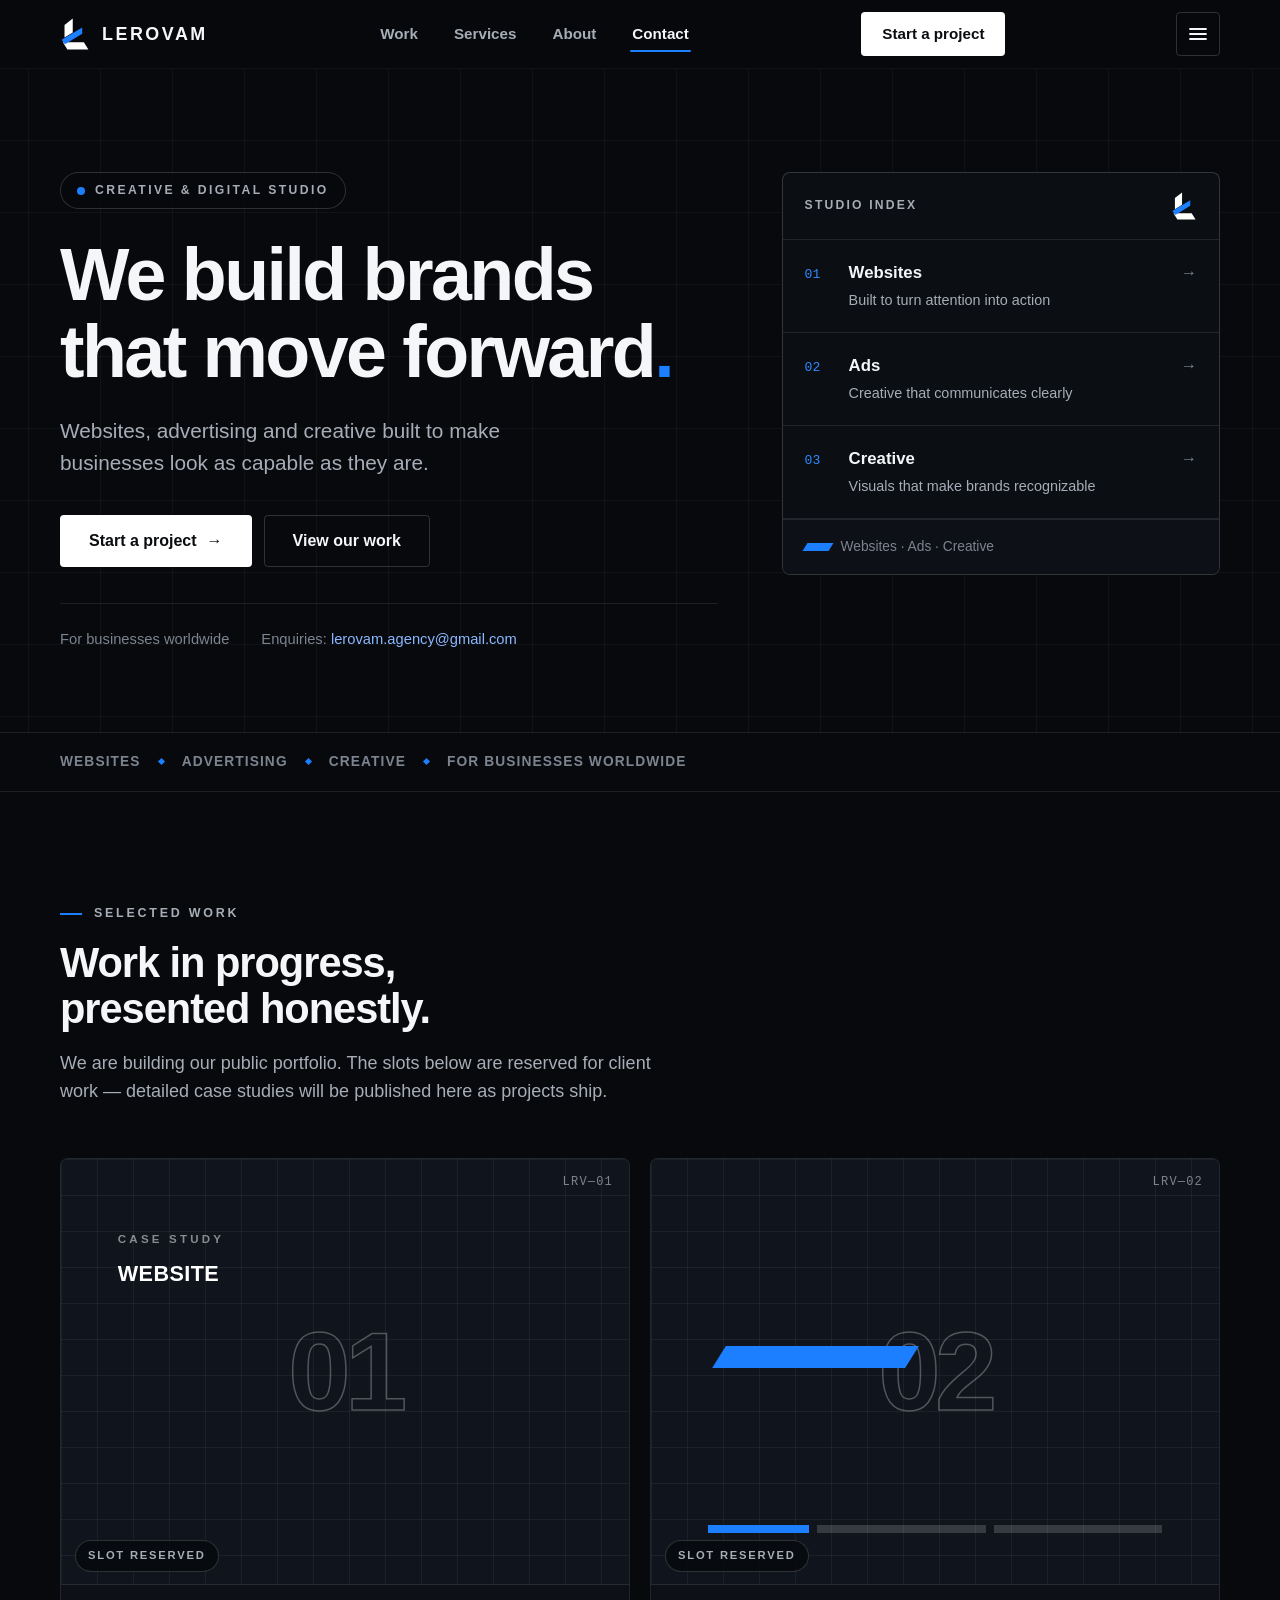
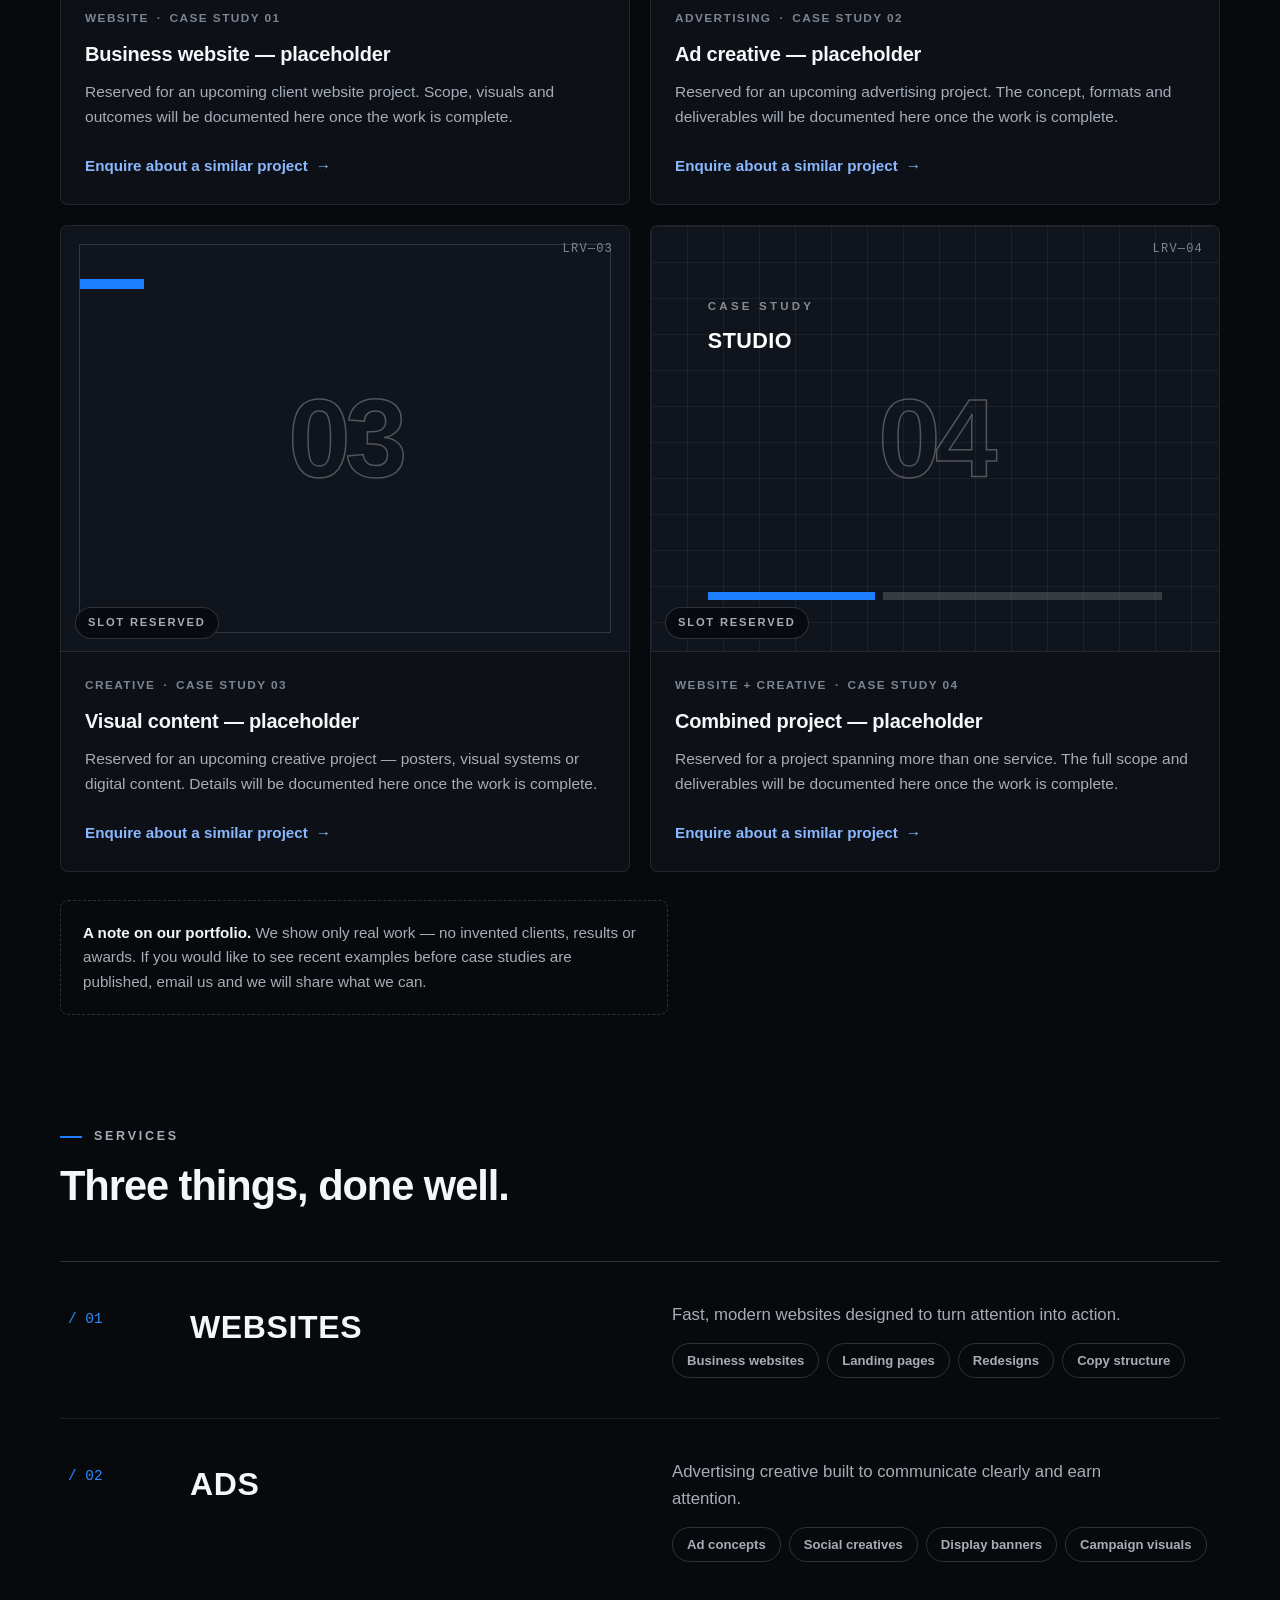
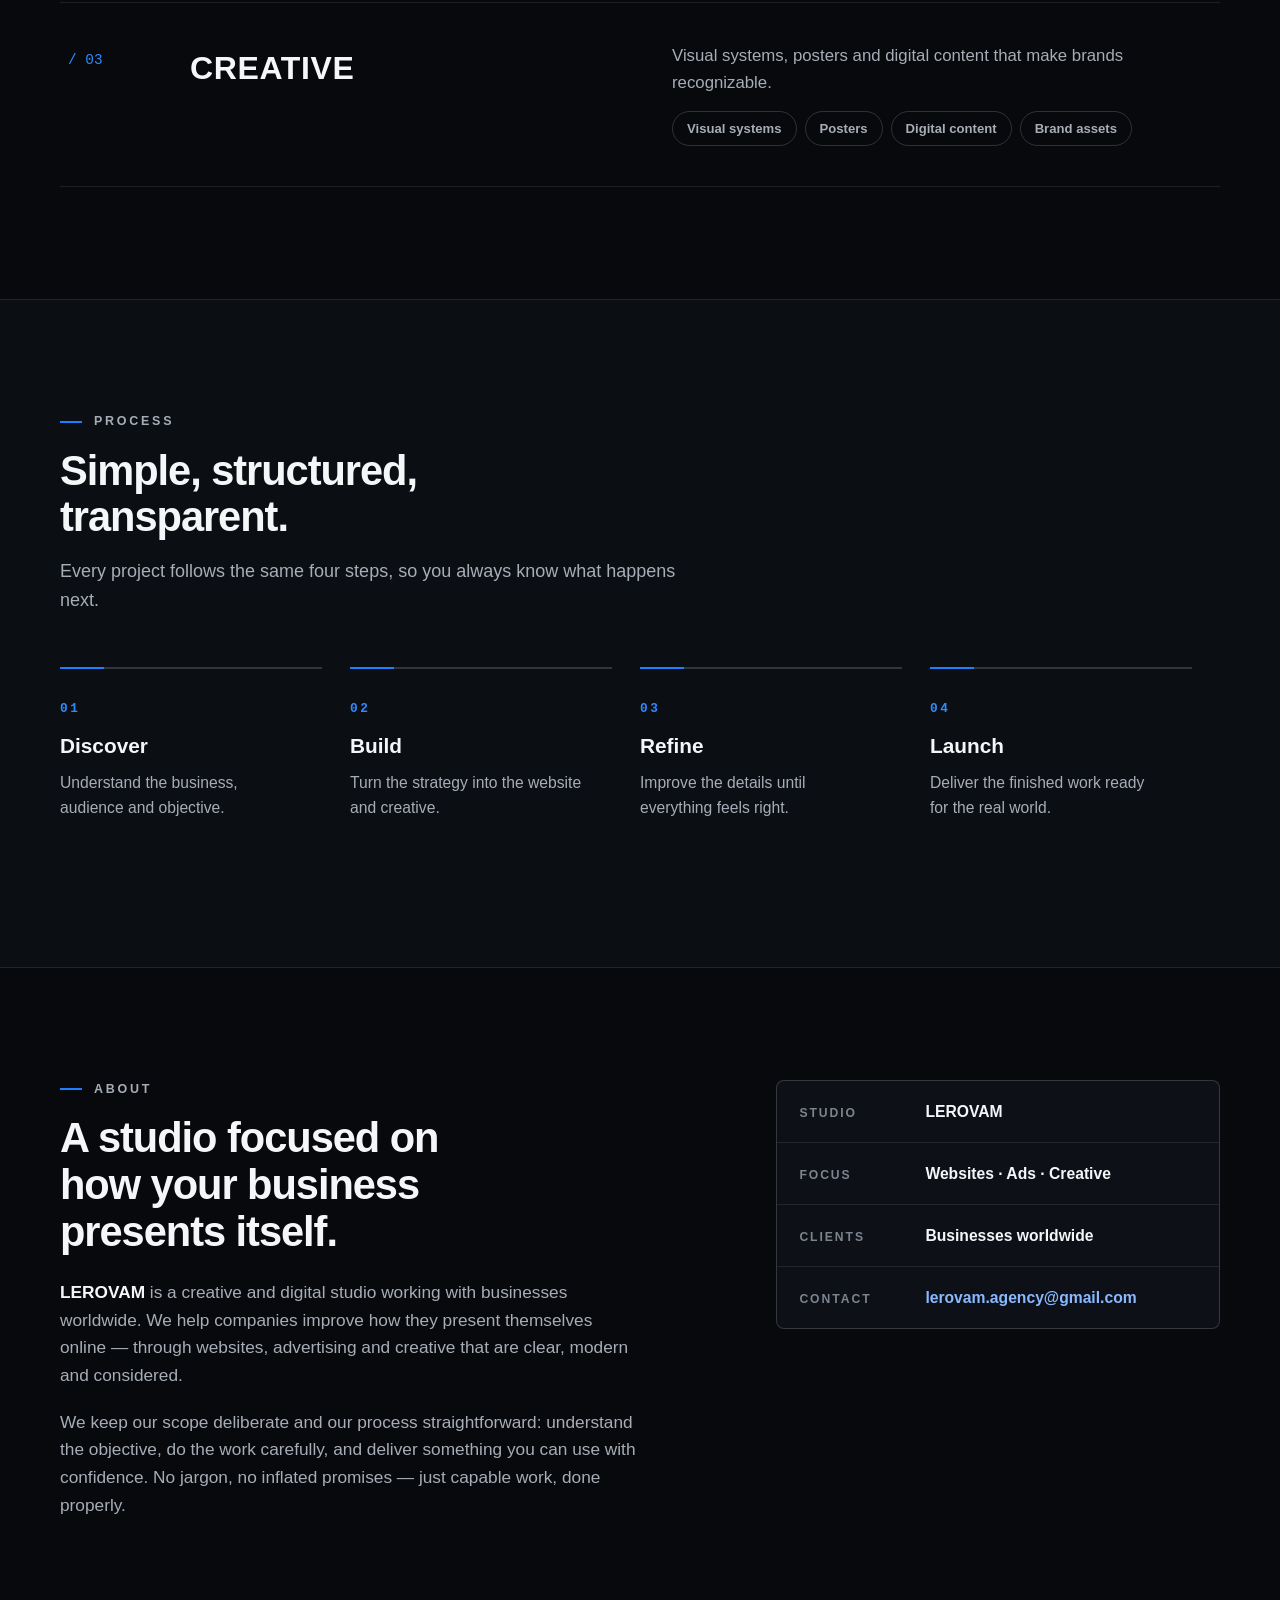
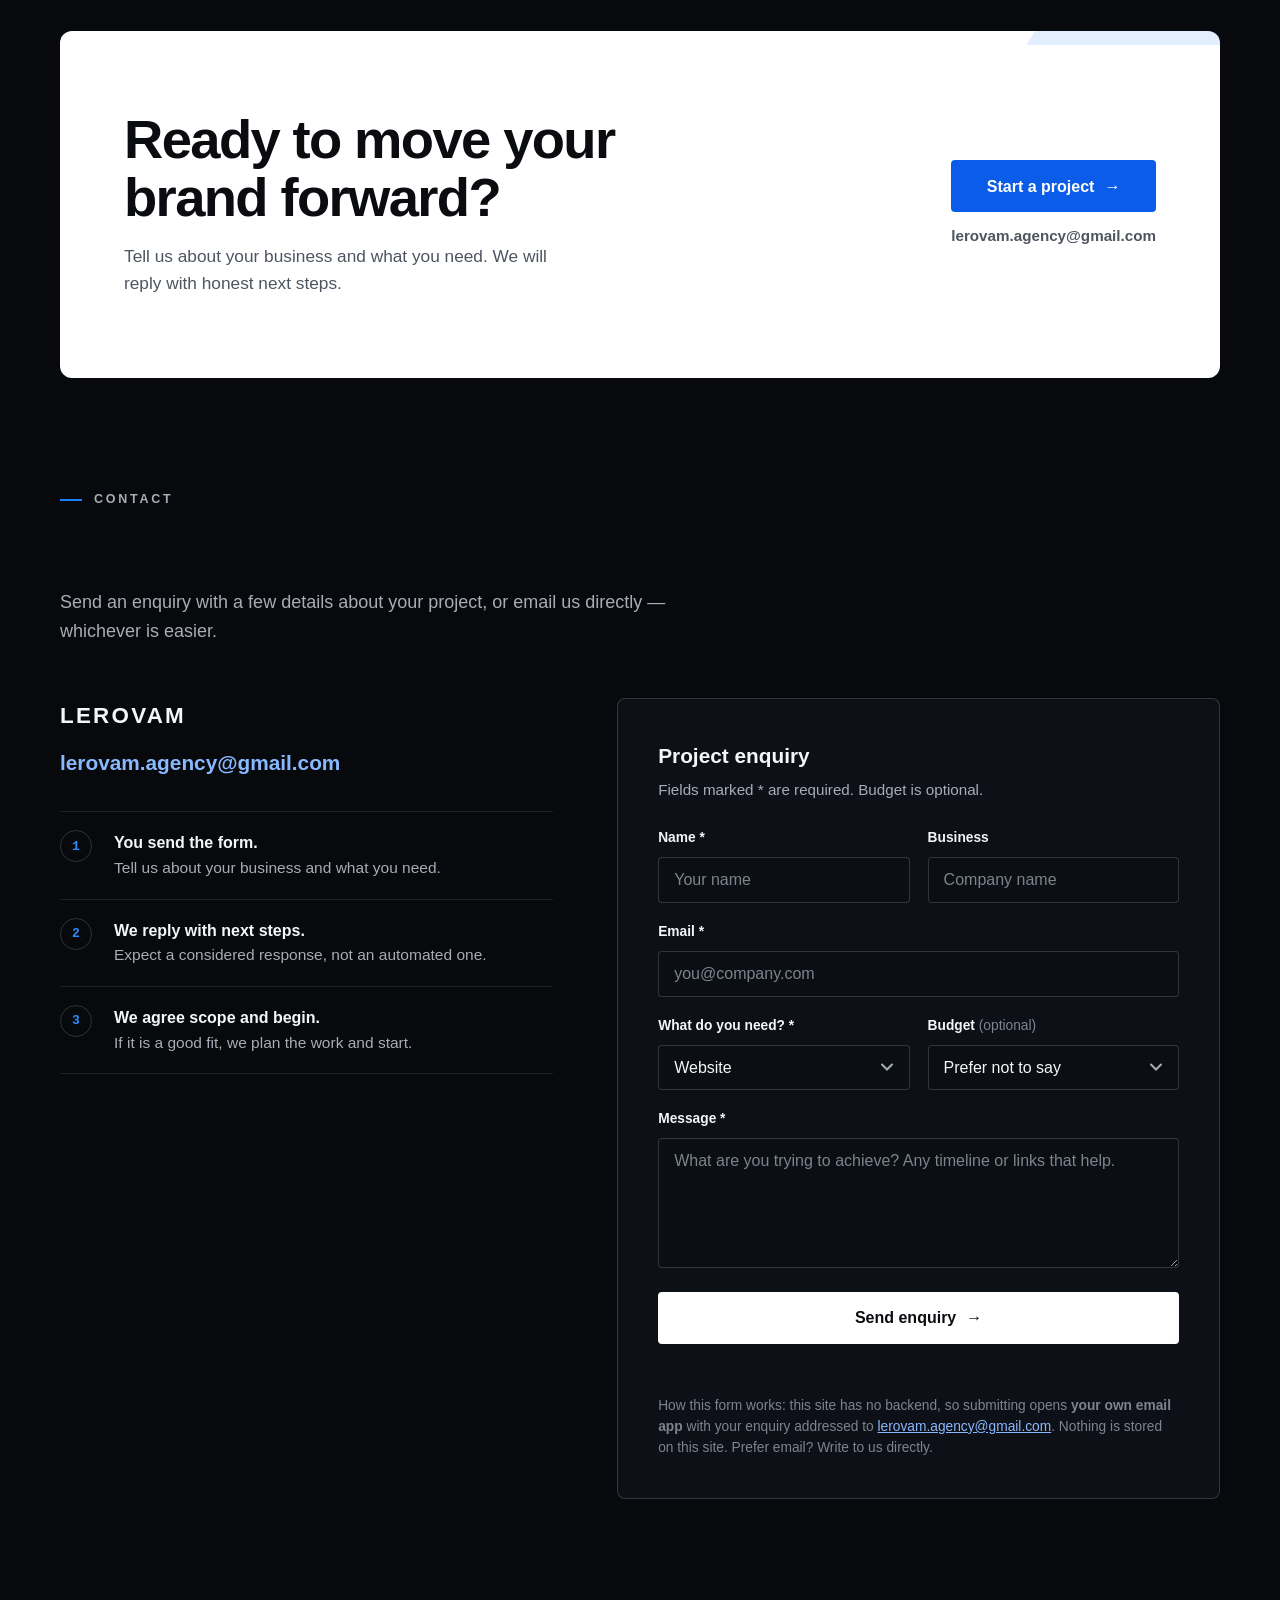
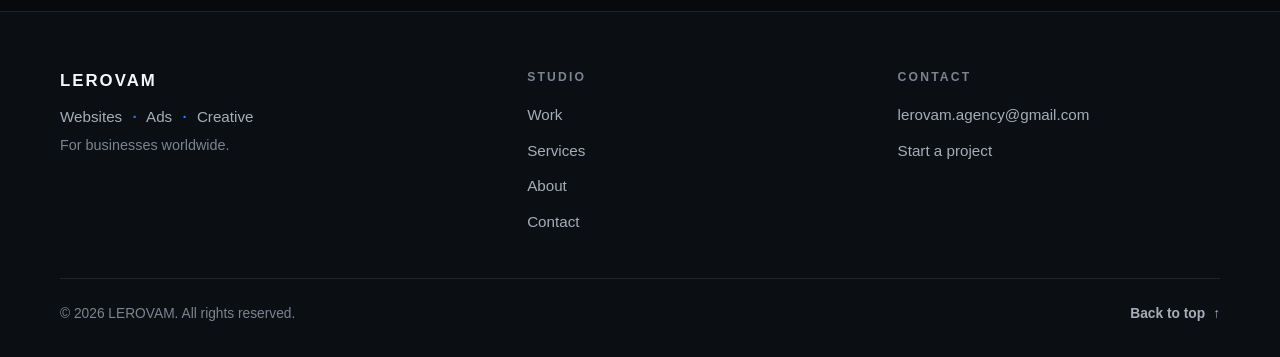
<file: index.html>
<!DOCTYPE html>
<html lang="en">
<head>
  <meta charset="UTF-8">
  <meta name="viewport" content="width=device-width, initial-scale=1.0">
  <title>LEROVAM — Websites, Ads &amp; Creative</title>
  <meta name="description" content="LEROVAM is an international creative and digital studio. We design fast, modern websites, advertising creative and visual content for businesses worldwide.">
  <!-- NOTE: update the domain below (canonical + Open Graph URLs) to the final production domain. -->
  <link rel="canonical" href="https://lerovam.com/">
  <meta name="theme-color" content="#07090c">
  <meta name="author" content="LEROVAM">
  <meta name="robots" content="index, follow">

  <!-- Open Graph -->
  <meta property="og:type" content="website">
  <meta property="og:site_name" content="LEROVAM">
  <meta property="og:title" content="LEROVAM — Websites, Ads &amp; Creative">
  <meta property="og:description" content="We build brands that move forward. Websites, advertising and creative for businesses worldwide.">
  <meta property="og:url" content="https://lerovam.com/">
  <meta property="og:image" content="https://lerovam.com/assets/img/og-cover.png">
  <meta property="og:image:width" content="1200">
  <meta property="og:image:height" content="630">
  <meta property="og:image:alt" content="LEROVAM — We build brands that move forward.">

  <!-- Twitter -->
  <meta name="twitter:card" content="summary_large_image">
  <meta name="twitter:title" content="LEROVAM — Websites, Ads &amp; Creative">
  <meta name="twitter:description" content="We build brands that move forward. Websites, advertising and creative for businesses worldwide.">
  <meta name="twitter:image" content="https://lerovam.com/assets/img/og-cover.png">

  <!-- Favicons -->
  <link rel="icon" type="image/svg+xml" href="./assets/img/favicon.svg">
  <link rel="icon" type="image/png" sizes="32x32" href="./assets/img/favicon-32x32.png">
  <link rel="icon" type="image/png" sizes="16x16" href="./assets/img/favicon-16x16.png">
  <link rel="apple-touch-icon" sizes="180x180" href="./assets/img/apple-touch-icon.png">
  <link rel="manifest" href="./site.webmanifest">

  <link rel="stylesheet" href="./assets/css/styles.css">

  <script type="application/ld+json">
  {
    "@context": "https://schema.org",
    "@type": "ProfessionalService",
    "name": "LEROVAM",
    "slogan": "We build brands that move forward.",
    "description": "International creative and digital studio. Websites, advertising and creative for businesses worldwide.",
    "email": "lerovam.agency@gmail.com",
    "url": "https://lerovam.com/",
    "areaServed": "Worldwide",
    "knowsAbout": ["Web design", "Web development", "Advertising creative", "Brand creative", "Digital content"]
  }
  </script>
</head>
<body>
  <a class="skip-link" href="#main">Skip to content</a>

  <!-- ================= NAVIGATION ================= -->
  <header class="site-header">
    <div class="container header-inner">
      <a class="brand" href="#top" aria-label="LEROVAM — back to top">
        <img class="brand-mark" src="./assets/img/logo-mark.svg" alt="" width="30" height="35" aria-hidden="true">
        <span>LEROVAM</span>
      </a>
      <nav class="nav-desktop" aria-label="Primary">
        <a class="nav-link" href="#work">Work</a>
        <a class="nav-link" href="#services">Services</a>
        <a class="nav-link" href="#about">About</a>
        <a class="nav-link" href="#contact">Contact</a>
      </nav>
      <a class="btn btn-primary btn-sm header-cta" href="#contact">Start a project</a>
      <button class="menu-toggle" type="button" aria-expanded="false" aria-controls="mobile-menu" aria-label="Open menu">
        <svg class="icon-open" width="20" height="20" viewBox="0 0 20 20" fill="none" aria-hidden="true">
          <path d="M2 5h16M2 10h16M2 15h16" stroke="currentColor" stroke-width="1.8" stroke-linecap="round"/>
        </svg>
        <svg class="icon-close" width="20" height="20" viewBox="0 0 20 20" fill="none" aria-hidden="true">
          <path d="M4 4l12 12M16 4L4 16" stroke="currentColor" stroke-width="1.8" stroke-linecap="round"/>
        </svg>
      </button>
    </div>
    <div class="mobile-menu" id="mobile-menu">
      <div class="container">
        <nav aria-label="Mobile">
          <a class="nav-link" href="#work">Work</a>
          <a class="nav-link" href="#services">Services</a>
          <a class="nav-link" href="#about">About</a>
          <a class="nav-link" href="#contact">Contact</a>
        </nav>
        <a class="btn btn-primary" href="#contact">Start a project</a>
      </div>
    </div>
  </header>

  <main id="main">
    <!-- ================= HERO ================= -->
    <section class="hero" id="top" aria-labelledby="hero-title">
      <div class="container hero-grid">
        <div>
          <p class="hero-eyebrow reveal"><span class="dot" aria-hidden="true"></span>Creative &amp; digital studio</p>
          <h1 class="hero-title reveal" id="hero-title" data-delay="1">We build brands that move forward<span class="stop" aria-hidden="true">.</span></h1>
          <p class="hero-sub reveal" data-delay="2">Websites, advertising and creative built to make businesses look as capable as they are.</p>
          <div class="hero-actions reveal" data-delay="3">
            <a class="btn btn-primary" href="#contact">Start a project <span class="arrow" aria-hidden="true">→</span></a>
            <a class="btn btn-ghost" href="#work">View our work</a>
          </div>
          <div class="hero-meta reveal" data-delay="3">
            <span>For businesses worldwide</span>
            <span>Enquiries: <a href="mailto:lerovam.agency@gmail.com">lerovam.agency@gmail.com</a></span>
          </div>
        </div>

        <aside class="studio-index reveal" data-delay="2" aria-label="Studio index">
          <div class="studio-index-head">
            <span>Studio index</span>
            <img class="mark-mini" src="./assets/img/logo-mark.svg" alt="" width="26" height="30" loading="lazy" aria-hidden="true">
          </div>
          <a class="studio-index-row" href="#services">
            <span class="num">01</span>
            <span class="what">Websites<span class="desc">Built to turn attention into action</span></span>
            <span class="go" aria-hidden="true">→</span>
          </a>
          <a class="studio-index-row" href="#services">
            <span class="num">02</span>
            <span class="what">Ads<span class="desc">Creative that communicates clearly</span></span>
            <span class="go" aria-hidden="true">→</span>
          </a>
          <a class="studio-index-row" href="#services">
            <span class="num">03</span>
            <span class="what">Creative<span class="desc">Visuals that make brands recognizable</span></span>
            <span class="go" aria-hidden="true">→</span>
          </a>
          <div class="studio-index-foot">
            <span class="slash" aria-hidden="true"></span>
            <span>Websites · Ads · Creative</span>
          </div>
        </aside>
      </div>
    </section>

    <!-- ================= CAPABILITY STRIP ================= -->
    <div class="strip" aria-label="Capabilities">
      <div class="container strip-inner">
        <span>Websites</span>
        <span>Advertising</span>
        <span>Creative</span>
        <span>For businesses worldwide</span>
      </div>
    </div>

    <!-- ================= SELECTED WORK ================= -->
    <section class="section" id="work" aria-labelledby="work-title">
      <div class="container">
        <div class="section-head">
          <p class="kicker reveal">Selected work</p>
          <h2 class="section-title reveal" id="work-title" data-delay="1">Work in progress, presented honestly.</h2>
          <p class="section-lede reveal" data-delay="2">We are building our public portfolio. The slots below are reserved for client work — detailed case studies will be published here as projects ship.</p>
        </div>

        <div class="work-grid">
          <!--
            CASE STUDY SLOT 01 — how to publish real work here:
            1. Replace the .work-cover contents with the project visual.
            2. Replace the tags, title and description with the real project.
            3. Keep claims factual: no invented results, statistics or testimonials.
          -->
          <article class="work-card reveal">
            <div class="work-cover" role="img" aria-label="Placeholder cover for case study slot 01">
              <div class="cover-grid-lines" aria-hidden="true"></div>
              <span class="cover-numeral" aria-hidden="true">01</span>
              <span class="cover-type" aria-hidden="true">Case study<b>Website</b></span>
              <span class="cover-corner" aria-hidden="true">LRV—01</span>
              <span class="work-status">Slot reserved</span>
            </div>
            <div class="work-body">
              <p class="work-tags"><span>Website</span><span>·</span><span>Case study 01</span></p>
              <h3 class="work-title">Business website — placeholder</h3>
              <p class="work-desc">Reserved for an upcoming client website project. Scope, visuals and outcomes will be documented here once the work is complete.</p>
              <a class="work-link" href="#contact">Enquire about a similar project <span class="arrow" aria-hidden="true">→</span></a>
            </div>
          </article>

          <!-- CASE STUDY SLOT 02 — replace with a real advertising project (see note on slot 01). -->
          <article class="work-card reveal" data-delay="1">
            <div class="work-cover" role="img" aria-label="Placeholder cover for case study slot 02">
              <div class="cover-grid-lines" aria-hidden="true"></div>
              <span class="cover-slash" aria-hidden="true"></span>
              <span class="cover-numeral" aria-hidden="true">02</span>
              <span class="cover-bars" aria-hidden="true"><i></i><i></i><i></i></span>
              <span class="cover-corner" aria-hidden="true">LRV—02</span>
              <span class="work-status">Slot reserved</span>
            </div>
            <div class="work-body">
              <p class="work-tags"><span>Advertising</span><span>·</span><span>Case study 02</span></p>
              <h3 class="work-title">Ad creative — placeholder</h3>
              <p class="work-desc">Reserved for an upcoming advertising project. The concept, formats and deliverables will be documented here once the work is complete.</p>
              <a class="work-link" href="#contact">Enquire about a similar project <span class="arrow" aria-hidden="true">→</span></a>
            </div>
          </article>

          <!-- CASE STUDY SLOT 03 — replace with a real creative / visual-identity project (see note on slot 01). -->
          <article class="work-card reveal" data-delay="1">
            <div class="work-cover" role="img" aria-label="Placeholder cover for case study slot 03">
              <div class="cover-frame" aria-hidden="true"></div>
              <span class="cover-numeral" aria-hidden="true">03</span>
              <span class="cover-corner" aria-hidden="true">LRV—03</span>
              <span class="work-status">Slot reserved</span>
            </div>
            <div class="work-body">
              <p class="work-tags"><span>Creative</span><span>·</span><span>Case study 03</span></p>
              <h3 class="work-title">Visual content — placeholder</h3>
              <p class="work-desc">Reserved for an upcoming creative project — posters, visual systems or digital content. Details will be documented here once the work is complete.</p>
              <a class="work-link" href="#contact">Enquire about a similar project <span class="arrow" aria-hidden="true">→</span></a>
            </div>
          </article>

          <!-- CASE STUDY SLOT 04 — replace with a real combined-scope project (see note on slot 01). -->
          <article class="work-card reveal" data-delay="2">
            <div class="work-cover" role="img" aria-label="Placeholder cover for case study slot 04">
              <div class="cover-grid-lines" aria-hidden="true"></div>
              <span class="cover-type" aria-hidden="true">Case study<b>Studio</b></span>
              <span class="cover-numeral" aria-hidden="true">04</span>
              <span class="cover-bars" aria-hidden="true"><i></i><i></i></span>
              <span class="cover-corner" aria-hidden="true">LRV—04</span>
              <span class="work-status">Slot reserved</span>
            </div>
            <div class="work-body">
              <p class="work-tags"><span>Website + Creative</span><span>·</span><span>Case study 04</span></p>
              <h3 class="work-title">Combined project — placeholder</h3>
              <p class="work-desc">Reserved for a project spanning more than one service. The full scope and deliverables will be documented here once the work is complete.</p>
              <a class="work-link" href="#contact">Enquire about a similar project <span class="arrow" aria-hidden="true">→</span></a>
            </div>
          </article>
        </div>

        <p class="work-note reveal"><strong>A note on our portfolio.</strong> We show only real work — no invented clients, results or awards. If you would like to see recent examples before case studies are published, email us and we will share what we can.</p>
      </div>
    </section>

    <!-- ================= SERVICES ================= -->
    <section class="section" id="services" aria-labelledby="services-title" style="padding-top: 0;">
      <div class="container">
        <div class="section-head">
          <p class="kicker reveal">Services</p>
          <h2 class="section-title reveal" id="services-title" data-delay="1">Three things, done well.</h2>
        </div>

        <div class="services-list">
          <article class="service reveal">
            <p class="service-num">/ 01</p>
            <h3 class="service-name">Websites</h3>
            <div>
              <p class="service-desc">Fast, modern websites designed to turn attention into action.</p>
              <ul class="service-scope" aria-label="Website scope">
                <li>Business websites</li>
                <li>Landing pages</li>
                <li>Redesigns</li>
                <li>Copy structure</li>
              </ul>
            </div>
          </article>

          <article class="service reveal">
            <p class="service-num">/ 02</p>
            <h3 class="service-name">Ads</h3>
            <div>
              <p class="service-desc">Advertising creative built to communicate clearly and earn attention.</p>
              <ul class="service-scope" aria-label="Advertising scope">
                <li>Ad concepts</li>
                <li>Social creatives</li>
                <li>Display banners</li>
                <li>Campaign visuals</li>
              </ul>
            </div>
          </article>

          <article class="service reveal">
            <p class="service-num">/ 03</p>
            <h3 class="service-name">Creative</h3>
            <div>
              <p class="service-desc">Visual systems, posters and digital content that make brands recognizable.</p>
              <ul class="service-scope" aria-label="Creative scope">
                <li>Visual systems</li>
                <li>Posters</li>
                <li>Digital content</li>
                <li>Brand assets</li>
              </ul>
            </div>
          </article>
        </div>
      </div>
    </section>

    <!-- ================= PROCESS ================= -->
    <section class="section process" id="process" aria-labelledby="process-title">
      <div class="container">
        <div class="section-head">
          <p class="kicker reveal">Process</p>
          <h2 class="section-title reveal" id="process-title" data-delay="1">Simple, structured, transparent.</h2>
          <p class="section-lede reveal" data-delay="2">Every project follows the same four steps, so you always know what happens next.</p>
        </div>

        <ol class="process-grid" style="list-style: none; padding: 0; margin: 0;">
          <li class="step reveal">
            <p class="step-num">01</p>
            <h3 class="step-name">Discover</h3>
            <p class="step-desc">Understand the business, audience and objective.</p>
          </li>
          <li class="step reveal" data-delay="1">
            <p class="step-num">02</p>
            <h3 class="step-name">Build</h3>
            <p class="step-desc">Turn the strategy into the website and creative.</p>
          </li>
          <li class="step reveal" data-delay="2">
            <p class="step-num">03</p>
            <h3 class="step-name">Refine</h3>
            <p class="step-desc">Improve the details until everything feels right.</p>
          </li>
          <li class="step reveal" data-delay="3">
            <p class="step-num">04</p>
            <h3 class="step-name">Launch</h3>
            <p class="step-desc">Deliver the finished work ready for the real world.</p>
          </li>
        </ol>
      </div>
    </section>

    <!-- ================= ABOUT ================= -->
    <section class="section" id="about" aria-labelledby="about-title">
      <div class="container about-grid">
        <div>
          <div class="section-head" style="margin-bottom: 0;">
            <p class="kicker reveal">About</p>
            <h2 class="section-title reveal" id="about-title" data-delay="1">A studio focused on how your business presents itself.</h2>
          </div>
          <div class="about-copy reveal" data-delay="2" style="margin-top: 1.5rem;">
            <p><strong>LEROVAM</strong> is a creative and digital studio working with businesses worldwide. We help companies improve how they present themselves online — through websites, advertising and creative that are clear, modern and considered.</p>
            <p>We keep our scope deliberate and our process straightforward: understand the objective, do the work carefully, and deliver something you can use with confidence. No jargon, no inflated promises — just capable work, done properly.</p>
          </div>
        </div>
        <aside class="about-facts reveal" data-delay="2" aria-label="Studio facts">
          <dl>
            <div class="about-fact">
              <dt>Studio</dt>
              <dd>LEROVAM</dd>
            </div>
            <div class="about-fact">
              <dt>Focus</dt>
              <dd>Websites · Ads · Creative</dd>
            </div>
            <div class="about-fact">
              <dt>Clients</dt>
              <dd>Businesses worldwide</dd>
            </div>
            <div class="about-fact">
              <dt>Contact</dt>
              <dd><a href="mailto:lerovam.agency@gmail.com">lerovam.agency@gmail.com</a></dd>
            </div>
          </dl>
        </aside>
      </div>
    </section>

    <!-- ================= CTA ================= -->
    <section class="section" aria-labelledby="cta-title" style="padding-top: 0;">
      <div class="container">
        <div class="cta-panel reveal">
          <div>
            <h2 class="cta-title" id="cta-title">Ready to move your brand forward?</h2>
            <p class="cta-sub">Tell us about your business and what you need. We will reply with honest next steps.</p>
          </div>
          <div class="cta-actions">
            <a class="btn btn-blue" href="#contact">Start a project <span class="arrow" aria-hidden="true">→</span></a>
            <a class="cta-mail" href="mailto:lerovam.agency@gmail.com">lerovam.agency@gmail.com</a>
          </div>
        </div>
      </div>
    </section>

    <!-- ================= CONTACT ================= -->
    <section class="section" id="contact" aria-labelledby="contact-title" style="padding-top: 0;">
      <div class="container">
        <div class="section-head">
          <p class="kicker reveal">Contact</p>
          <h2 class="section-title reveal" id="contact-title" data-delay="1">Start a project.</h2>
          <p class="section-lede reveal" data-delay="2">Send an enquiry with a few details about your project, or email us directly — whichever is easier.</p>
        </div>

        <div class="contact-grid">
          <div class="reveal">
            <p class="contact-brand">LEROVAM</p>
            <a class="contact-mail" href="mailto:lerovam.agency@gmail.com">lerovam.agency@gmail.com</a>
            <ol class="contact-steps">
              <li>
                <span class="n" aria-hidden="true">1</span>
                <p><strong>You send the form.</strong>Tell us about your business and what you need.</p>
              </li>
              <li>
                <span class="n" aria-hidden="true">2</span>
                <p><strong>We reply with next steps.</strong>Expect a considered response, not an automated one.</p>
              </li>
              <li>
                <span class="n" aria-hidden="true">3</span>
                <p><strong>We agree scope and begin.</strong>If it is a good fit, we plan the work and start.</p>
              </li>
            </ol>
          </div>

          <div class="form-card reveal" data-delay="1">
            <h3 class="form-title">Project enquiry</h3>
            <p class="form-sub">Fields marked * are required. Budget is optional.</p>
            <form class="enquiry-form" id="enquiry-form" novalidate>
              <div class="field-row two">
                <div class="field">
                  <label for="enquiry-name">Name *</label>
                  <input type="text" id="enquiry-name" name="name" autocomplete="name" placeholder="Your name" required minlength="2" maxlength="80">
                  <p class="field-error">Please enter your name.</p>
                </div>
                <div class="field">
                  <label for="enquiry-business">Business</label>
                  <input type="text" id="enquiry-business" name="business" autocomplete="organization" placeholder="Company name" maxlength="120">
                </div>
              </div>
              <div class="field">
                <label for="enquiry-email">Email *</label>
                <input type="email" id="enquiry-email" name="email" autocomplete="email" placeholder="you@company.com" required maxlength="160">
                <p class="field-error">Please enter a valid email address.</p>
              </div>
              <div class="field-row two">
                <div class="field">
                  <label for="enquiry-need">What do you need? *</label>
                  <select id="enquiry-need" name="need">
                    <option value="Website" selected>Website</option>
                    <option value="Advertising">Advertising</option>
                    <option value="Creative">Creative</option>
                    <option value="Multiple services">Multiple services</option>
                    <option value="Not sure yet">Not sure yet</option>
                  </select>
                </div>
                <div class="field">
                  <label for="enquiry-budget">Budget <span class="opt">(optional)</span></label>
                  <select id="enquiry-budget" name="budget">
                    <option value="" selected>Prefer not to say</option>
                    <option value="Under $1,000">Under $1,000</option>
                    <option value="$1,000 – $3,000">$1,000 – $3,000</option>
                    <option value="$3,000 – $10,000">$3,000 – $10,000</option>
                    <option value="$10,000+">$10,000+</option>
                  </select>
                </div>
              </div>
              <div class="field">
                <label for="enquiry-message">Message *</label>
                <textarea id="enquiry-message" name="message" placeholder="What are you trying to achieve? Any timeline or links that help." required minlength="10" maxlength="4000"></textarea>
                <p class="field-error">Please add a few words about your project (10+ characters).</p>
              </div>
              <div class="form-foot">
                <button class="btn btn-primary" type="submit">Send enquiry <span class="arrow" aria-hidden="true">→</span></button>
                <p class="form-status" id="form-status" role="status" aria-live="polite"></p>
                <p class="form-note">How this form works: this site has no backend, so submitting opens <strong>your own email app</strong> with your enquiry addressed to <a href="mailto:lerovam.agency@gmail.com">lerovam.agency@gmail.com</a>. Nothing is stored on this site. Prefer email? Write to us directly.</p>
              </div>
            </form>
          </div>
        </div>
      </div>
    </section>
  </main>

  <!-- ================= FOOTER ================= -->
  <footer class="site-footer">
    <div class="container">
      <div class="footer-grid">
        <div>
          <p class="footer-brand">LEROVAM</p>
          <p class="footer-tag">Websites <span class="sep" aria-hidden="true">·</span> Ads <span class="sep" aria-hidden="true">·</span> Creative</p>
          <p class="footer-note">For businesses worldwide.</p>
        </div>
        <nav aria-label="Footer">
          <p class="footer-heading">Studio</p>
          <ul class="footer-links">
            <li><a href="#work">Work</a></li>
            <li><a href="#services">Services</a></li>
            <li><a href="#about">About</a></li>
            <li><a href="#contact">Contact</a></li>
          </ul>
        </nav>
        <div>
          <p class="footer-heading">Contact</p>
          <ul class="footer-links">
            <li><a href="mailto:lerovam.agency@gmail.com">lerovam.agency@gmail.com</a></li>
            <li><a href="#contact">Start a project</a></li>
          </ul>
        </div>
      </div>
      <div class="footer-bottom">
        <p>© <span id="year">2026</span> LEROVAM. All rights reserved.</p>
        <a class="to-top" href="#top">Back to top <span aria-hidden="true">↑</span></a>
      </div>
    </div>
  </footer>

  <script src="./assets/js/main.js" defer></script>
</body>
</html>
</file>
<file: assets/css/styles.css>
/* ============================================================
   LEROVAM — Websites, Ads & Creative
   Minimal, premium, flat. Near-black + white + restrained blue.
   Mobile-first. No frameworks, no external requests.
   ============================================================ */

/* ---------- Tokens ---------- */
:root {
  --bg: #07090c;
  --bg-soft: #0b0e13;
  --card: #0d1117;
  --card-2: #10151d;
  --ink: #f4f6f8;
  --muted: #a7adb7;
  --faint: #7c8490;
  --line: rgba(255, 255, 255, 0.09);
  --line-strong: rgba(255, 255, 255, 0.16);
  --blue: #2e8bff;          /* graphic accent on dark */
  --blue-brand: #1b7fff;    /* logo blue */
  --blue-deep: #0b5de9;     /* solid blue surfaces (buttons) */
  --blue-ink: #8ab8ff;      /* small text links on dark */
  --paper: #ffffff;
  --paper-ink: #0a0c10;
  --paper-muted: #4d5560;
  --radius-s: 4px;
  --radius-m: 8px;
  --font: "Inter", -apple-system, BlinkMacSystemFont, "Segoe UI",
          Roboto, "Helvetica Neue", Arial, sans-serif;
  --mono: ui-monospace, "SF Mono", SFMono-Regular, Menlo,
          Consolas, "Liberation Mono", monospace;
  --header-h: 68px;
  --ease: cubic-bezier(0.22, 0.61, 0.36, 1);
  --max: 1160px;
}

/* ---------- Reset / base ---------- */
*, *::before, *::after { box-sizing: border-box; }

* { margin: 0; }

html {
  scroll-behavior: smooth;
  -webkit-text-size-adjust: 100%;
}

body {
  background: var(--bg);
  color: var(--ink);
  font-family: var(--font);
  font-size: 1rem;
  line-height: 1.6;
  -webkit-font-smoothing: antialiased;
  text-rendering: optimizeLegibility;
  overflow-x: clip;
}

img, svg { display: block; max-width: 100%; }

a { color: inherit; }

::selection { background: var(--blue-brand); color: #fff; }

:focus { outline: none; }
:focus-visible {
  outline: 2px solid var(--blue);
  outline-offset: 3px;
  border-radius: 2px;
}

/* Accessible skip link */
.skip-link {
  position: absolute;
  left: 16px;
  top: -60px;
  z-index: 200;
  background: var(--paper);
  color: var(--paper-ink);
  font-weight: 600;
  font-size: 0.9rem;
  padding: 10px 18px;
  border-radius: var(--radius-s);
  text-decoration: none;
  transition: top 0.2s var(--ease);
}
.skip-link:focus { top: 12px; }

/* ---------- Layout helpers ---------- */
.container {
  width: min(var(--max), 100% - 40px);
  margin-inline: auto;
}
@media (min-width: 640px) {
  .container { width: min(var(--max), 100% - 64px); }
}

.section { padding-block: clamp(4rem, 9vw, 7rem); }
section { scroll-margin-top: calc(var(--header-h) + 24px); }

/* Section heading pattern: kicker + title + rule */
.section-head { margin-bottom: clamp(2rem, 5vw, 3.25rem); }
.kicker {
  display: flex;
  align-items: center;
  gap: 12px;
  font-size: 0.78rem;
  font-weight: 700;
  letter-spacing: 0.22em;
  text-transform: uppercase;
  color: var(--muted);
  margin-bottom: 1rem;
}
.kicker::before {
  content: "";
  width: 22px;
  height: 2px;
  background: var(--blue-brand);
  flex: none;
}
.section-title {
  font-size: clamp(1.75rem, 4.4vw, 2.6rem);
  line-height: 1.12;
  letter-spacing: -0.025em;
  font-weight: 700;
  text-wrap: balance;
  max-width: 22ch;
}
.section-lede {
  margin-top: 1rem;
  color: var(--muted);
  font-size: clamp(1rem, 1.6vw, 1.125rem);
  max-width: 62ch;
}

/* ---------- Buttons ---------- */
.btn {
  display: inline-flex;
  align-items: center;
  justify-content: center;
  gap: 10px;
  min-height: 52px;
  padding: 14px 28px;
  border-radius: var(--radius-s);
  font-weight: 650;
  font-size: 1rem;
  line-height: 1.2;
  text-decoration: none;
  border: 1px solid transparent;
  cursor: pointer;
  font-family: inherit;
  transition: background-color 0.18s var(--ease),
              border-color 0.18s var(--ease),
              color 0.18s var(--ease),
              transform 0.18s var(--ease);
  white-space: nowrap;
}
.btn-primary { background: var(--paper); color: var(--paper-ink); }
.btn-primary:hover { background: #dbe4ee; transform: translateY(-1px); }
.btn-primary:active { transform: translateY(0); }

.btn-ghost {
  background: transparent;
  color: var(--ink);
  border-color: var(--line-strong);
}
.btn-ghost:hover { border-color: var(--blue); color: #fff; transform: translateY(-1px); }

.btn-blue { background: var(--blue-deep); color: #fff; }
.btn-blue:hover { background: #044fc4; transform: translateY(-1px); }

.btn-sm { min-height: 44px; padding: 10px 20px; font-size: 0.95rem; }

.btn .arrow { transition: transform 0.18s var(--ease); }
.btn:hover .arrow { transform: translateX(3px); }

/* ---------- Header / navigation ---------- */
.site-header {
  position: sticky;
  top: 0;
  z-index: 100;
  height: var(--header-h);
  background: rgba(7, 9, 12, 0.82);
  -webkit-backdrop-filter: blur(12px);
  backdrop-filter: blur(12px);
  border-bottom: 1px solid transparent;
  transition: border-color 0.25s var(--ease);
}
.site-header.is-scrolled { border-bottom-color: var(--line); }

.header-inner {
  height: var(--header-h);
  display: flex;
  align-items: center;
  justify-content: space-between;
  gap: 16px;
}

.brand {
  display: inline-flex;
  align-items: center;
  gap: 12px;
  text-decoration: none;
  font-weight: 800;
  font-size: 1.12rem;
  letter-spacing: 0.14em;
}
.brand-mark { width: 30px; height: auto; flex: none; }

.nav-desktop { display: none; }
.header-cta { display: none; }

.nav-link {
  position: relative;
  text-decoration: none;
  font-size: 0.95rem;
  font-weight: 550;
  color: var(--muted);
  padding: 8px 2px;
  transition: color 0.18s var(--ease);
}
.nav-link:hover { color: var(--ink); }
.nav-link.is-active { color: var(--ink); }
.nav-link.is-active::after {
  content: "";
  position: absolute;
  left: 0; right: 0; bottom: 2px;
  height: 2px;
  background: var(--blue-brand);
  border-radius: 1px;
}

@media (min-width: 900px) {
  .nav-desktop { display: flex; align-items: center; gap: 32px; }
  .header-cta { display: inline-flex; }
  .menu-toggle { display: none; }
}

/* Mobile menu */
.menu-toggle {
  display: inline-flex;
  align-items: center;
  justify-content: center;
  width: 44px;
  height: 44px;
  background: transparent;
  border: 1px solid var(--line-strong);
  border-radius: var(--radius-s);
  cursor: pointer;
  color: var(--ink);
}
.menu-toggle:hover { border-color: var(--blue); }
.menu-toggle .icon-close { display: none; }
.menu-toggle[aria-expanded="true"] .icon-open { display: none; }
.menu-toggle[aria-expanded="true"] .icon-close { display: block; }

.mobile-menu {
  display: none;
  position: absolute;
  top: var(--header-h);
  left: 0;
  right: 0;
  border-bottom: 1px solid var(--line);
  background: var(--bg);
  padding: 8px 0 20px;
  max-height: calc(100vh - var(--header-h));
  overflow-y: auto;
}
.mobile-menu.is-open { display: block; }
.mobile-menu nav {
  display: flex;
  flex-direction: column;
  gap: 4px;
}
.mobile-menu .nav-link {
  font-size: 1.1rem;
  padding: 12px 4px;
  border-bottom: 1px solid var(--line);
}
.mobile-menu .nav-link:last-of-type { border-bottom: 0; }
.mobile-menu .btn { margin-top: 16px; width: 100%; }

/* ---------- Hero ---------- */
.hero {
  position: relative;
  padding-block: clamp(3.5rem, 9vw, 6.5rem) clamp(3rem, 7vw, 5rem);
  border-bottom: 1px solid var(--line);
  /* Flat hairline grid backdrop — no gradients-as-decoration beyond this faint grid */
  background-image:
    linear-gradient(rgba(255, 255, 255, 0.035) 1px, transparent 1px),
    linear-gradient(90deg, rgba(255, 255, 255, 0.035) 1px, transparent 1px);
  background-size: 72px 72px;
  background-position: center top;
}
.hero-grid {
  display: grid;
  gap: 48px;
}
@media (min-width: 1024px) {
  .hero-grid {
    grid-template-columns: 1.35fr 0.9fr;
    gap: 64px;
    align-items: start;
  }
}

.hero-eyebrow {
  display: inline-flex;
  align-items: center;
  gap: 10px;
  font-size: 0.76rem;
  font-weight: 700;
  letter-spacing: 0.2em;
  text-transform: uppercase;
  color: var(--muted);
  border: 1px solid var(--line-strong);
  border-radius: 999px;
  padding: 8px 16px;
  margin-bottom: 28px;
  background: rgba(7, 9, 12, 0.7);
}
.hero-eyebrow .dot {
  width: 8px;
  height: 8px;
  border-radius: 50%;
  background: var(--blue-brand);
  flex: none;
}

.hero-title {
  font-size: clamp(2.55rem, 7.2vw, 4.6rem);
  line-height: 1.04;
  letter-spacing: -0.035em;
  font-weight: 750;
  text-wrap: balance;
}
.hero-title .stop { color: var(--blue-brand); }

.hero-sub {
  margin-top: 24px;
  color: var(--muted);
  font-size: clamp(1.05rem, 2vw, 1.3rem);
  line-height: 1.55;
  max-width: 46ch;
  text-wrap: pretty;
}

.hero-actions {
  margin-top: 36px;
  display: flex;
  flex-direction: column;
  gap: 12px;
}
@media (min-width: 480px) {
  .hero-actions { flex-direction: row; flex-wrap: wrap; }
}
@media (max-width: 479px) {
  .hero-actions .btn { width: 100%; }
}

.hero-meta {
  margin-top: 36px;
  padding-top: 24px;
  border-top: 1px solid var(--line);
  display: flex;
  flex-wrap: wrap;
  gap: 12px 32px;
  font-size: 0.92rem;
  color: var(--faint);
}
.hero-meta a { color: var(--blue-ink); text-decoration: none; }
.hero-meta a:hover { text-decoration: underline; }

/* Hero side panel — flat "studio index" composition */
.studio-index {
  border: 1px solid var(--line-strong);
  border-radius: var(--radius-m);
  background: var(--bg-soft);
  overflow: hidden;
}
.studio-index-head {
  display: flex;
  align-items: center;
  justify-content: space-between;
  gap: 12px;
  padding: 18px 22px;
  border-bottom: 1px solid var(--line);
  font-size: 0.76rem;
  font-weight: 700;
  letter-spacing: 0.18em;
  text-transform: uppercase;
  color: var(--muted);
}
.studio-index-head .mark-mini { width: 26px; height: auto; }
.studio-index-row {
  display: flex;
  align-items: baseline;
  gap: 16px;
  padding: 20px 22px;
  border-bottom: 1px solid var(--line);
  text-decoration: none;
}
.studio-index-row:last-child { border-bottom: 0; }
a.studio-index-row { transition: background-color 0.18s var(--ease); }
a.studio-index-row:hover { background: var(--card-2); }
.studio-index-row .num {
  font-family: var(--mono);
  font-size: 0.82rem;
  color: var(--blue);
  flex: none;
  min-width: 28px;
}
.studio-index-row .what { font-weight: 650; font-size: 1.05rem; }
.studio-index-row .desc {
  display: block;
  font-weight: 400;
  font-size: 0.9rem;
  color: var(--muted);
  margin-top: 2px;
}
.studio-index-row .go {
  margin-left: auto;
  color: var(--faint);
  flex: none;
  transition: transform 0.18s var(--ease), color 0.18s var(--ease);
}
a.studio-index-row:hover .go { transform: translateX(4px); color: var(--blue); }
.studio-index-foot {
  padding: 16px 22px;
  background: var(--card);
  border-top: 1px solid var(--line);
  font-size: 0.86rem;
  color: var(--faint);
  display: flex;
  align-items: center;
  gap: 10px;
}
.studio-index-foot .slash {
  width: 26px;
  height: 8px;
  background: var(--blue-brand);
  transform: skewX(-32deg);
  flex: none;
}

/* Capability strip */
.strip {
  border-bottom: 1px solid var(--line);
  background: var(--bg);
}
.strip-inner {
  display: flex;
  flex-wrap: wrap;
  gap: 8px 0;
  padding-block: 18px;
  font-size: 0.86rem;
  letter-spacing: 0.08em;
  text-transform: uppercase;
  color: var(--faint);
  font-weight: 600;
}
.strip-inner span {
  display: inline-flex;
  align-items: center;
}
.strip-inner span + span::before {
  content: "";
  width: 5px;
  height: 5px;
  background: var(--blue-brand);
  transform: rotate(45deg);
  margin-inline: 18px;
  flex: none;
}

/* ---------- Work ---------- */
.work-grid {
  display: grid;
  gap: 20px;
}
@media (min-width: 700px) {
  .work-grid { grid-template-columns: 1fr 1fr; }
}

.work-card {
  border: 1px solid var(--line);
  border-radius: var(--radius-m);
  background: var(--card);
  overflow: hidden;
  display: flex;
  flex-direction: column;
  transition: border-color 0.2s var(--ease), transform 0.2s var(--ease);
}
.work-card:hover { border-color: var(--line-strong); transform: translateY(-3px); }

.work-cover {
  position: relative;
  aspect-ratio: 4 / 3;
  background: var(--card-2);
  border-bottom: 1px solid var(--line);
  overflow: hidden;
  display: flex;
  align-items: center;
  justify-content: center;
}
/* Flat, CSS-only cover compositions (no imagery needed) */
.cover-grid-lines {
  position: absolute; inset: 0;
  background-image:
    linear-gradient(rgba(255,255,255,0.05) 1px, transparent 1px),
    linear-gradient(90deg, rgba(255,255,255,0.05) 1px, transparent 1px);
  background-size: 36px 36px;
}
.cover-numeral {
  font-size: clamp(4.5rem, 10vw, 7rem);
  font-weight: 800;
  letter-spacing: -0.05em;
  color: transparent;
  -webkit-text-stroke: 1.5px rgba(255,255,255,0.28);
  line-height: 1;
  user-select: none;
}
.cover-slash {
  position: absolute;
  width: 34%;
  height: 22px;
  background: var(--blue-brand);
  transform: skewX(-32deg);
  left: 12%;
  top: 44%;
}
.cover-bars { position: absolute; inset: auto 10% 12% 10%; display: flex; gap: 8px; }
.cover-bars i { display: block; height: 8px; background: rgba(255,255,255,0.16); flex: 1; }
.cover-bars i:first-child { background: var(--blue-brand); flex: 0.6; }
.cover-type {
  position: absolute;
  left: 10%; right: 10%; top: 16%;
  font-size: 0.72rem;
  font-weight: 700;
  letter-spacing: 0.28em;
  text-transform: uppercase;
  color: rgba(255,255,255,0.5);
  line-height: 2.1;
}
.cover-type b { display: block; color: #fff; font-size: 1.35rem; letter-spacing: 0.02em; font-weight: 750; }
.cover-corner {
  position: absolute;
  top: 14px; right: 16px;
  font-family: var(--mono);
  font-size: 0.75rem;
  color: var(--faint);
  letter-spacing: 0.1em;
}
.cover-frame {
  position: absolute; inset: 18px;
  border: 1px solid rgba(255,255,255,0.14);
  pointer-events: none;
}
.cover-frame::after {
  content: "";
  position: absolute;
  left: 0; top: 34px;
  width: 64px; height: 10px;
  background: var(--blue-brand);
}
.work-status {
  position: absolute;
  left: 14px; bottom: 12px;
  font-size: 0.7rem;
  font-weight: 700;
  letter-spacing: 0.16em;
  text-transform: uppercase;
  color: var(--muted);
  background: rgba(7, 9, 12, 0.85);
  border: 1px solid var(--line-strong);
  padding: 6px 12px;
  border-radius: 999px;
}

.work-body { padding: 24px 24px 26px; display: flex; flex-direction: column; gap: 10px; flex: 1; }
.work-tags {
  display: flex;
  flex-wrap: wrap;
  gap: 8px;
  font-size: 0.74rem;
  font-weight: 700;
  letter-spacing: 0.12em;
  text-transform: uppercase;
  color: var(--faint);
}
.work-title { font-size: 1.25rem; font-weight: 700; letter-spacing: -0.01em; }
.work-desc { color: var(--muted); font-size: 0.97rem; }
.work-link {
  margin-top: auto;
  padding-top: 14px;
  font-weight: 650;
  font-size: 0.95rem;
  color: var(--blue-ink);
  text-decoration: none;
  display: inline-flex;
  align-items: center;
  gap: 8px;
}
.work-link:hover { text-decoration: underline; }
.work-link .arrow { transition: transform 0.18s var(--ease); }
.work-link:hover .arrow { transform: translateX(3px); }

.work-note {
  margin-top: 28px;
  border: 1px dashed var(--line-strong);
  border-radius: var(--radius-m);
  padding: 20px 22px;
  color: var(--muted);
  font-size: 0.95rem;
  max-width: 72ch;
}
.work-note strong { color: var(--ink); }

/* ---------- Services ---------- */
.services-list {
  display: grid;
  gap: 0;
  border-top: 1px solid var(--line-strong);
}
.service {
  display: grid;
  gap: 12px;
  padding: 32px 4px;
  border-bottom: 1px solid var(--line);
}
@media (min-width: 900px) {
  .service {
    grid-template-columns: 90px 1fr 1.2fr;
    gap: 32px;
    align-items: start;
    padding: 40px 8px;
  }
}
.service-num {
  font-family: var(--mono);
  font-size: 0.9rem;
  color: var(--blue);
  padding-top: 6px;
}
.service-name {
  font-size: clamp(1.5rem, 3vw, 2rem);
  font-weight: 750;
  letter-spacing: 0.02em;
  text-transform: uppercase;
}
.service-desc {
  color: var(--muted);
  font-size: 1.05rem;
  max-width: 52ch;
}
.service-scope {
  margin-top: 14px;
  display: flex;
  flex-wrap: wrap;
  gap: 8px;
  list-style: none;
  padding: 0;
}
.service-scope li {
  font-size: 0.82rem;
  font-weight: 600;
  color: var(--muted);
  border: 1px solid var(--line-strong);
  border-radius: 999px;
  padding: 6px 14px;
}

/* ---------- Process ---------- */
.process { background: var(--bg-soft); border-block: 1px solid var(--line); }
.process-grid {
  display: grid;
  gap: 0;
}
@media (min-width: 700px) {
  .process-grid { grid-template-columns: 1fr 1fr; }
}
@media (min-width: 1024px) {
  .process-grid { grid-template-columns: repeat(4, 1fr); }
}
.step {
  padding: 30px 28px 34px 0;
  border-top: 2px solid var(--line-strong);
  margin-right: 28px;
  position: relative;
}
@media (max-width: 699px) {
  .step { margin-right: 0; }
}
.step::before {
  content: "";
  position: absolute;
  top: -2px; left: 0;
  width: 44px; height: 2px;
  background: var(--blue-brand);
}
.step-num {
  font-size: 0.8rem;
  font-weight: 700;
  letter-spacing: 0.2em;
  color: var(--blue);
  font-family: var(--mono);
}
.step-name { font-size: 1.3rem; font-weight: 700; margin-top: 10px; }
.step-desc { color: var(--muted); margin-top: 8px; font-size: 0.98rem; max-width: 30ch; }

/* ---------- About ---------- */
.about-grid {
  display: grid;
  gap: 40px;
}
@media (min-width: 900px) {
  .about-grid { grid-template-columns: 1.25fr 0.85fr; gap: 64px; align-items: start; }
}
.about-copy p { color: var(--muted); font-size: 1.08rem; max-width: 60ch; }
.about-copy p + p { margin-top: 1.1em; }
.about-copy strong { color: var(--ink); font-weight: 650; }

.about-facts {
  border: 1px solid var(--line-strong);
  border-radius: var(--radius-m);
  background: var(--card);
  overflow: hidden;
}
.about-facts dl { margin: 0; }
.about-fact {
  display: grid;
  grid-template-columns: 110px 1fr;
  gap: 16px;
  padding: 18px 22px;
  border-bottom: 1px solid var(--line);
  align-items: baseline;
}
.about-fact:last-child { border-bottom: 0; }
.about-fact dt {
  font-size: 0.76rem;
  font-weight: 700;
  letter-spacing: 0.16em;
  text-transform: uppercase;
  color: var(--faint);
}
.about-fact dd { margin: 0; font-weight: 600; font-size: 0.98rem; min-width: 0; overflow-wrap: anywhere; }
.about-fact dd a { color: var(--blue-ink); text-decoration: none; }
.about-fact dd a:hover { text-decoration: underline; }

/* ---------- CTA panel ---------- */
.cta-panel {
  background: var(--paper);
  color: var(--paper-ink);
  border-radius: 12px;
  padding: clamp(2.75rem, 7vw, 5rem) clamp(1.5rem, 5vw, 4rem);
  text-align: left;
  position: relative;
  overflow: hidden;
}
@media (min-width: 900px) {
  .cta-panel {
    display: grid;
    grid-template-columns: 1.4fr auto;
    gap: 48px;
    align-items: center;
  }
}
.cta-panel::after {
  /* restrained brand slash in the corner */
  content: "";
  position: absolute;
  right: -40px;
  top: -30px;
  width: 220px;
  height: 44px;
  background: var(--blue-brand);
  transform: skewX(-32deg);
  opacity: 0.12;
  pointer-events: none;
}
.cta-title {
  font-size: clamp(2rem, 5.4vw, 3.4rem);
  line-height: 1.06;
  letter-spacing: -0.03em;
  font-weight: 780;
  text-wrap: balance;
}
.cta-sub {
  margin-top: 16px;
  color: var(--paper-muted);
  font-size: 1.08rem;
  max-width: 48ch;
}
.cta-actions {
  margin-top: 32px;
  display: flex;
  flex-direction: column;
  gap: 12px;
}
@media (min-width: 900px) {
  .cta-actions { margin-top: 0; align-items: stretch; }
}
@media (max-width: 479px) {
  .cta-actions .btn { width: 100%; }
}
.cta-mail {
  text-align: center;
  font-size: 0.95rem;
  font-weight: 600;
  color: var(--paper-muted);
  text-decoration: none;
}
.cta-mail:hover { color: var(--paper-ink); text-decoration: underline; }

/* ---------- Contact ---------- */
.contact-grid {
  display: grid;
  gap: 44px;
}
@media (min-width: 960px) {
  .contact-grid { grid-template-columns: 0.9fr 1.1fr; gap: 64px; align-items: start; }
}
.contact-brand { font-size: 1.4rem; font-weight: 800; letter-spacing: 0.1em; }
.contact-mail {
  display: inline-block;
  margin-top: 12px;
  font-size: clamp(1.05rem, 2.4vw, 1.3rem);
  font-weight: 650;
  color: var(--blue-ink);
  text-decoration: none;
  overflow-wrap: anywhere;
}
.contact-mail:hover { text-decoration: underline; }
.contact-steps {
  margin-top: 32px;
  list-style: none;
  padding: 0;
  display: flex;
  flex-direction: column;
  gap: 0;
  border-top: 1px solid var(--line);
}
.contact-steps li {
  display: grid;
  grid-template-columns: 40px 1fr;
  gap: 14px;
  padding: 18px 0;
  border-bottom: 1px solid var(--line);
  align-items: start;
}
.contact-steps .n {
  width: 32px; height: 32px;
  border: 1px solid var(--line-strong);
  border-radius: 50%;
  display: inline-flex;
  align-items: center;
  justify-content: center;
  font-size: 0.82rem;
  font-weight: 700;
  color: var(--blue);
  font-family: var(--mono);
}
.contact-steps p { color: var(--muted); font-size: 0.97rem; }
.contact-steps p strong { color: var(--ink); display: block; font-size: 1rem; }

.form-card {
  border: 1px solid var(--line-strong);
  border-radius: var(--radius-m);
  background: var(--card);
  padding: clamp(1.5rem, 4vw, 2.5rem);
}
.form-title { font-size: 1.3rem; font-weight: 700; }
.form-sub { color: var(--muted); font-size: 0.95rem; margin-top: 6px; }

.enquiry-form { margin-top: 24px; display: flex; flex-direction: column; gap: 18px; }
.field-row {
  display: grid;
  gap: 18px;
}
@media (min-width: 560px) {
  .field-row.two { grid-template-columns: 1fr 1fr; }
}
.field { display: flex; flex-direction: column; gap: 8px; }
.field label {
  font-size: 0.86rem;
  font-weight: 650;
}
.field label .opt {
  font-weight: 500;
  color: var(--faint);
}
.field input,
.field select,
.field textarea {
  font-family: inherit;
  font-size: 1rem;
  color: var(--ink);
  background: var(--bg-soft);
  border: 1px solid var(--line-strong);
  border-radius: var(--radius-s);
  padding: 13px 15px;
  width: 100%;
  transition: border-color 0.18s var(--ease);
}
.field textarea { resize: vertical; min-height: 130px; }
.field select {
  appearance: none;
  -webkit-appearance: none;
  background-image: url("data:image/svg+xml,%3Csvg xmlns='http://www.w3.org/2000/svg' width='12' height='8' viewBox='0 0 12 8'%3E%3Cpath d='M1 1.5 6 6.5 11 1.5' fill='none' stroke='%23a7adb7' stroke-width='2' stroke-linecap='round'/%3E%3C/svg%3E");
  background-repeat: no-repeat;
  background-position: right 16px center;
  padding-right: 42px;
  cursor: pointer;
}
.field input::placeholder,
.field textarea::placeholder { color: var(--faint); }
.field input:hover,
.field select:hover,
.field textarea:hover { border-color: rgba(255, 255, 255, 0.28); }
.field input:focus-visible,
.field select:focus-visible,
.field textarea:focus-visible {
  outline: 2px solid var(--blue);
  outline-offset: 1px;
  border-color: var(--blue);
}
.field-error {
  font-size: 0.85rem;
  color: #ff8a8a;
  display: none;
}
.field.invalid .field-error { display: block; }
.field.invalid input,
.field.invalid textarea { border-color: #b3453f; }

.form-foot { display: flex; flex-direction: column; gap: 14px; margin-top: 6px; }
.form-note {
  font-size: 0.86rem;
  color: var(--faint);
  line-height: 1.55;
}
.form-note a { color: var(--blue-ink); }
.form-status {
  font-size: 0.95rem;
  font-weight: 600;
  min-height: 1.5em;
}
.form-status.is-info { color: var(--blue-ink); }
.form-status.is-error { color: #ff8a8a; }

/* ---------- Footer ---------- */
.site-footer {
  border-top: 1px solid var(--line);
  background: var(--bg-soft);
  padding-block: 56px 32px;
}
.footer-grid {
  display: grid;
  gap: 36px;
}
@media (min-width: 800px) {
  .footer-grid {
    grid-template-columns: 1.3fr 1fr 1fr;
    gap: 48px;
  }
}
.footer-brand { font-weight: 800; letter-spacing: 0.12em; font-size: 1.05rem; }
.footer-tag { color: var(--muted); margin-top: 10px; font-size: 0.95rem; }
.footer-tag .sep { color: var(--blue-brand); font-weight: 700; margin-inline: 6px; }
.footer-note { color: var(--faint); font-size: 0.9rem; margin-top: 4px; }

.footer-heading {
  font-size: 0.76rem;
  font-weight: 700;
  letter-spacing: 0.18em;
  text-transform: uppercase;
  color: var(--faint);
  margin-bottom: 14px;
}
.footer-links { list-style: none; padding: 0; display: flex; flex-direction: column; gap: 10px; }
.footer-links a {
  color: var(--muted);
  text-decoration: none;
  font-size: 0.95rem;
}
.footer-links a:hover { color: var(--ink); text-decoration: underline; }

.footer-bottom {
  margin-top: 44px;
  padding-top: 24px;
  border-top: 1px solid var(--line);
  display: flex;
  flex-wrap: wrap;
  gap: 12px 24px;
  align-items: center;
  justify-content: space-between;
  font-size: 0.86rem;
  color: var(--faint);
}
.to-top {
  color: var(--muted);
  text-decoration: none;
  font-weight: 600;
  display: inline-flex;
  align-items: center;
  gap: 8px;
}
.to-top:hover { color: var(--ink); }

/* ---------- Reveal on scroll (JS-enhanced only) ---------- */
.js .reveal {
  opacity: 0;
  transform: translateY(16px);
  transition: opacity 0.6s var(--ease), transform 0.6s var(--ease);
}
.js .reveal.is-visible {
  opacity: 1;
  transform: none;
}
.js .reveal[data-delay="1"] { transition-delay: 0.08s; }
.js .reveal[data-delay="2"] { transition-delay: 0.16s; }
.js .reveal[data-delay="3"] { transition-delay: 0.24s; }

/* ---------- Reduced motion ---------- */
@media (prefers-reduced-motion: reduce) {
  html { scroll-behavior: auto; }
  *, *::before, *::after {
    animation-duration: 0.01ms !important;
    animation-iteration-count: 1 !important;
    transition-duration: 0.01ms !important;
  }
  .js .reveal { opacity: 1; transform: none; }
}

/* ---------- Small screens polish ---------- */
@media (max-width: 380px) {
  .brand { font-size: 1rem; letter-spacing: 0.1em; }
  .brand-mark { width: 26px; }
  .work-body { padding: 20px 18px 22px; }
  .about-fact { grid-template-columns: 1fr; gap: 4px; }
}
</file>
